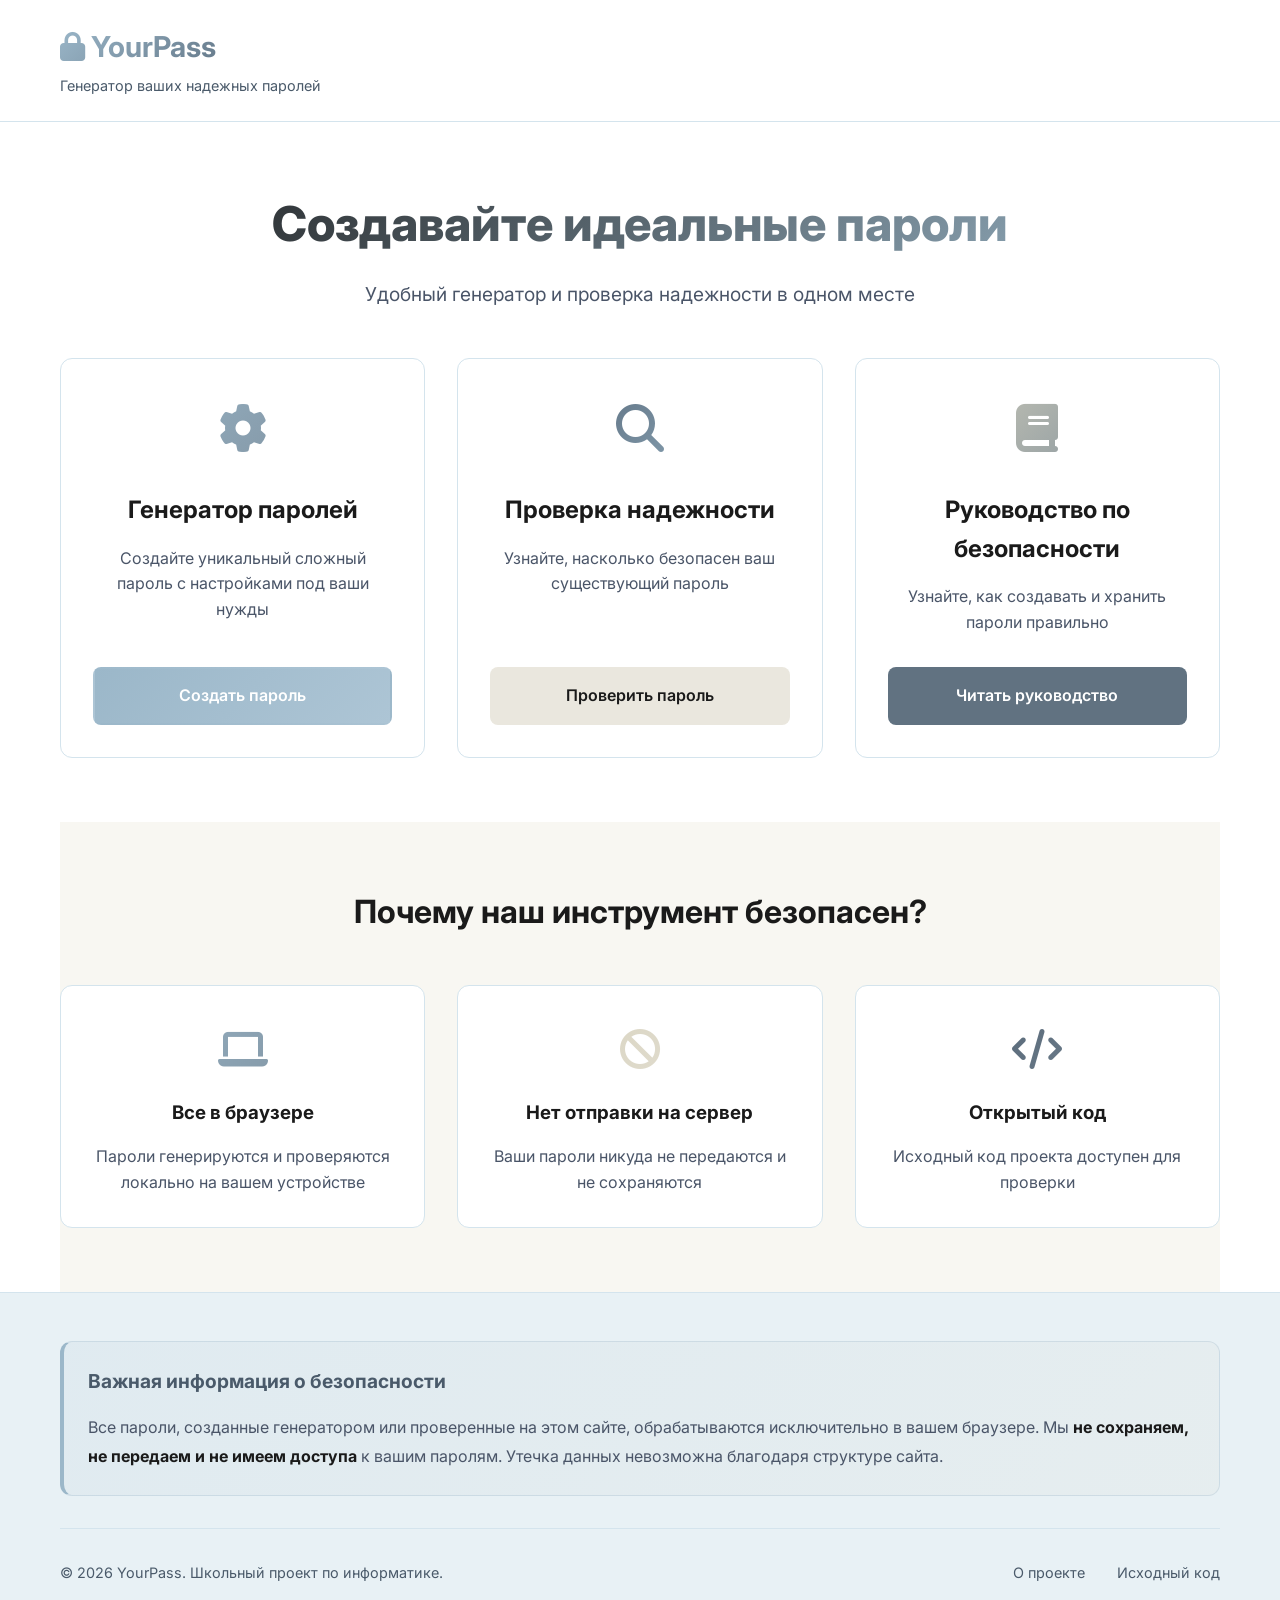
<file: index.html>
<!DOCTYPE html>
<html lang="ru">
<head>
    <meta charset="UTF-8">
    <meta name="viewport" content="width=device-width, initial-scale=1.0">
    <title>YourPass — Ваши надежные пароли</title>
    <link rel="stylesheet" href="css/index.css">
    <link rel="icon" type="image/x-icon" href="assets/lockkk.ico">
    <link rel="stylesheet" href="https://cdnjs.cloudflare.com/ajax/libs/font-awesome/6.4.0/css/all.min.css">
    <link href="https://fonts.googleapis.com/css2?family=Inter:wght@400;500;600;700&display=swap" rel="stylesheet">

</head>
<body>
    <header class="header"> 
        <div class="container"> 
            <div class="logo"> 
                <h1><i class="fas fa-lock"></i> YourPass</h1> 
                <div class="tagline">Генератор ваших надежных паролей</div> 
    </header> 

    <main class="main">
        <div class="container">
            <section class="hero">
                <h2 class="hero-title">Создавайте идеальные пароли</h2>
                <p class="hero-subtitle">Удобный генератор и проверка надежности в одном месте</p>
                
                <div class="action-cards">
                    <div class="card card-generator">
                        <div class="card-icon"><i class="fas fa-cog"></i></div>
                        <h3 class="card-title">Генератор паролей</h3>
                        <p class="card-description">Создайте уникальный сложный пароль с настройками под ваши нужды</p>
                        <a href="generator.html" class="btn btn-primary">Создать пароль</a>
                    </div>
                    
                    <div class="card card-checker">
                        <div class="card-icon"><i class="fas fa-search"></i></div>
                        <h3 class="card-title">Проверка надежности</h3>
                        <p class="card-description">Узнайте, насколько безопасен ваш существующий пароль</p>
                        <a href="checker.html" class="btn btn-secondary">Проверить пароль</a>
                    </div>
                    
                    <div class="card card-guide">
                        <div class="card-icon"><i class="fas fa-book"></i></div>
                        <h3 class="card-title">Руководство по безопасности</h3>
                        <p class="card-description">Узнайте, как создавать и хранить пароли правильно</p>
                        <a href="guide.html" class="btn btn-outline">Читать руководство</a>
                    </div>
                </div>
            </section>

            <section class="features">
                <h2 class="section-title">Почему наш инструмент безопасен?</h2>
                <div class="features-grid">
                    <div class="feature">
                        <div class="feature-icon"><i class="fas fa-laptop"></i></div>
                        <h3>Все в браузере</h3>
                        <p>Пароли генерируются и проверяются локально на вашем устройстве</p>
                    </div>
                    <div class="feature">
                        <div class="feature-icon"><i class="fas fa-ban"></i></div>
                        <h3>Нет отправки на сервер</h3>
                        <p>Ваши пароли никуда не передаются и не сохраняются</p>
                    </div>
                    <div class="feature">
                        <div class="feature-icon"><i class="fas fa-code"></i></div>
                        <h3>Открытый код</h3>
                        <p>Исходный код проекта доступен для проверки</p>
                    </div>
                </div>
            </section>
        </div>
    </main>

    <footer class="footer">
        <div class="container">
            <div class="disclaimer">
                <h3>Важная информация о безопасности</h3>
                <p>Все пароли, созданные генератором или проверенные на этом сайте, обрабатываются исключительно в вашем браузере. Мы <strong>не сохраняем, не передаем и не имеем доступа</strong> к вашим паролям. Утечка данных невозможна благодаря структуре сайта.</p>
            </div>
            
            <div class="footer-info">
                <div class="copyright">
                    <p>© 2026 YourPass. Школьный проект по информатике.</p>
                </div>
                <div class="footer-links">
                    <a href="assets/about.pdf">О проекте</a>
                    <a href="https://github.com/cotranss/YourPass" target="_blank">Исходный код</a>
                </div>
            </div>
        </div>
    </footer>

</body>
</html>
</file>
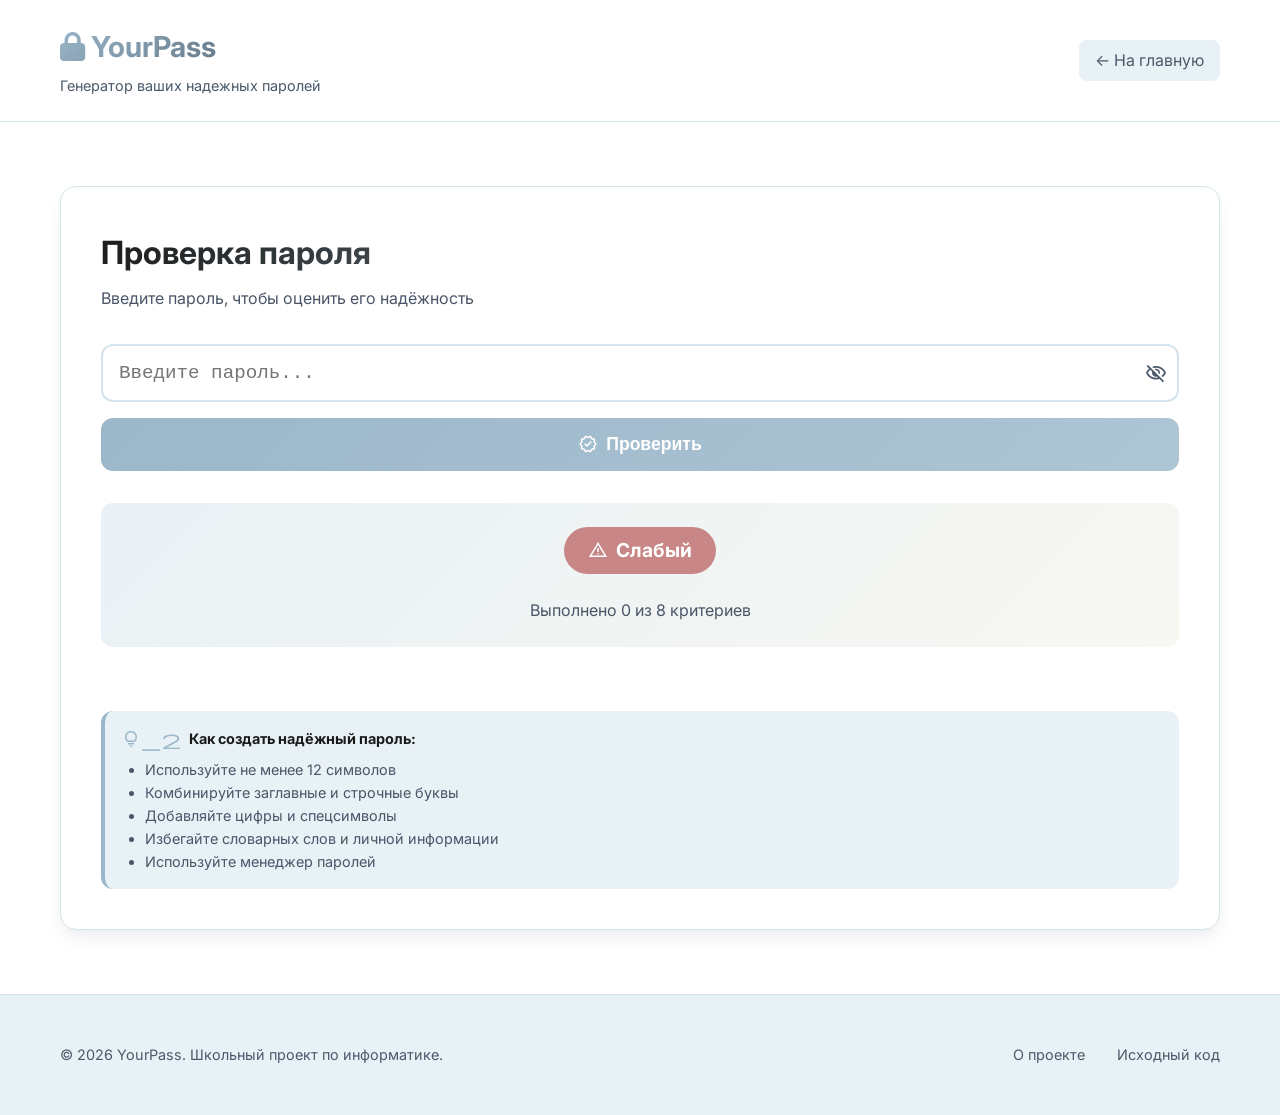
<file: checker.html>
<!DOCTYPE html>
<html lang="ru">
<head>
    <meta charset="UTF-8">
    <meta name="viewport" content="width=device-width, initial-scale=1.0">
    <title>YourPass — Проверка пароля</title>
    <script src="js/checker.js"></script>
    <link rel="icon" type="image/x-icon" href="assets/lockkk.ico">
    <link href="https://fonts.googleapis.com/css2?family=Inter:wght@400;500;600;700&display=swap" rel="stylesheet">
    <link href="https://fonts.googleapis.com/css2?family=Material+Symbols+Outlined" rel="stylesheet">
    <link rel="stylesheet" href="https://cdnjs.cloudflare.com/ajax/libs/font-awesome/6.4.0/css/all.min.css">
    <link rel="stylesheet" href="css/checker.css">
</head>
<body>
    <header class="header">
        <div class="container">
            <div class="logo">
                <h1><i class="fas fa-lock"></i> YourPass</h1>
                <div class="tagline">Генератор ваших надежных паролей</div>
            </div>
            <a href="index.html" class="to-main">← На главную</a>
        </div>
    </header>

    <main class="main">
        <div class="container">
            <div class="checker-card">
                <h1 class="checker-title">Проверка пароля</h1>
                <p class="checker-subtitle">Введите пароль, чтобы оценить его надёжность</p>

                <div class="input-area">
                    <div class="password-field-wrapper">
                        <input type="password" id="passwordInput" class="password-input" placeholder="Введите пароль...">
                        <button type="button" class="toggle-password" id="togglePassword">
                            <span class="material-symbols-outlined">visibility_off</span>
                        </button>
                    </div>
                    <button class="check-btn" id="checkBtn">
                        <span class="material-symbols-outlined">verified</span>
                        Проверить
                    </button>
                </div>

                <div class="result-card" id="resultCard">
                    <div id="strengthBadge" class="strength-badge strength-weak">
                        <span class="material-symbols-outlined">warning</span> Слабый
                    </div>
                    <div class="score-text" id="scoreText">Выполнено 0 из 8 критериев</div>
                </div>

                <div class="criteria-list" id="criteriaList"></div>

                <div class="tips" id="tips">
                    <h4><span class="material-symbols-outlined">lightbulb_2</span> Как создать надёжный пароль:</h4>
                    <ul>
                        <li>Используйте не менее 12 символов</li>
                        <li>Комбинируйте заглавные и строчные буквы</li>
                        <li>Добавляйте цифры и спецсимволы</li>
                        <li>Избегайте словарных слов и личной информации</li>
                        <li>Используйте менеджер паролей</li>
                    </ul>
                </div>
            </div>
        </div>
    </main>

    <footer class="footer">
        <div class="container">
            <div class="footer-info">
                <div class="copyright">
                    <p>© 2026 YourPass. Школьный проект по информатике.</p>
                </div>
                <div class="footer-links">
                    <a href="assets/about.pdf">О проекте</a>
                    <a href="https://github.com/cotranss/YourPass" target="_blank">Исходный код</a>
                </div>
            </div>
        </div>
    </footer>
</body>
</html>
</file>
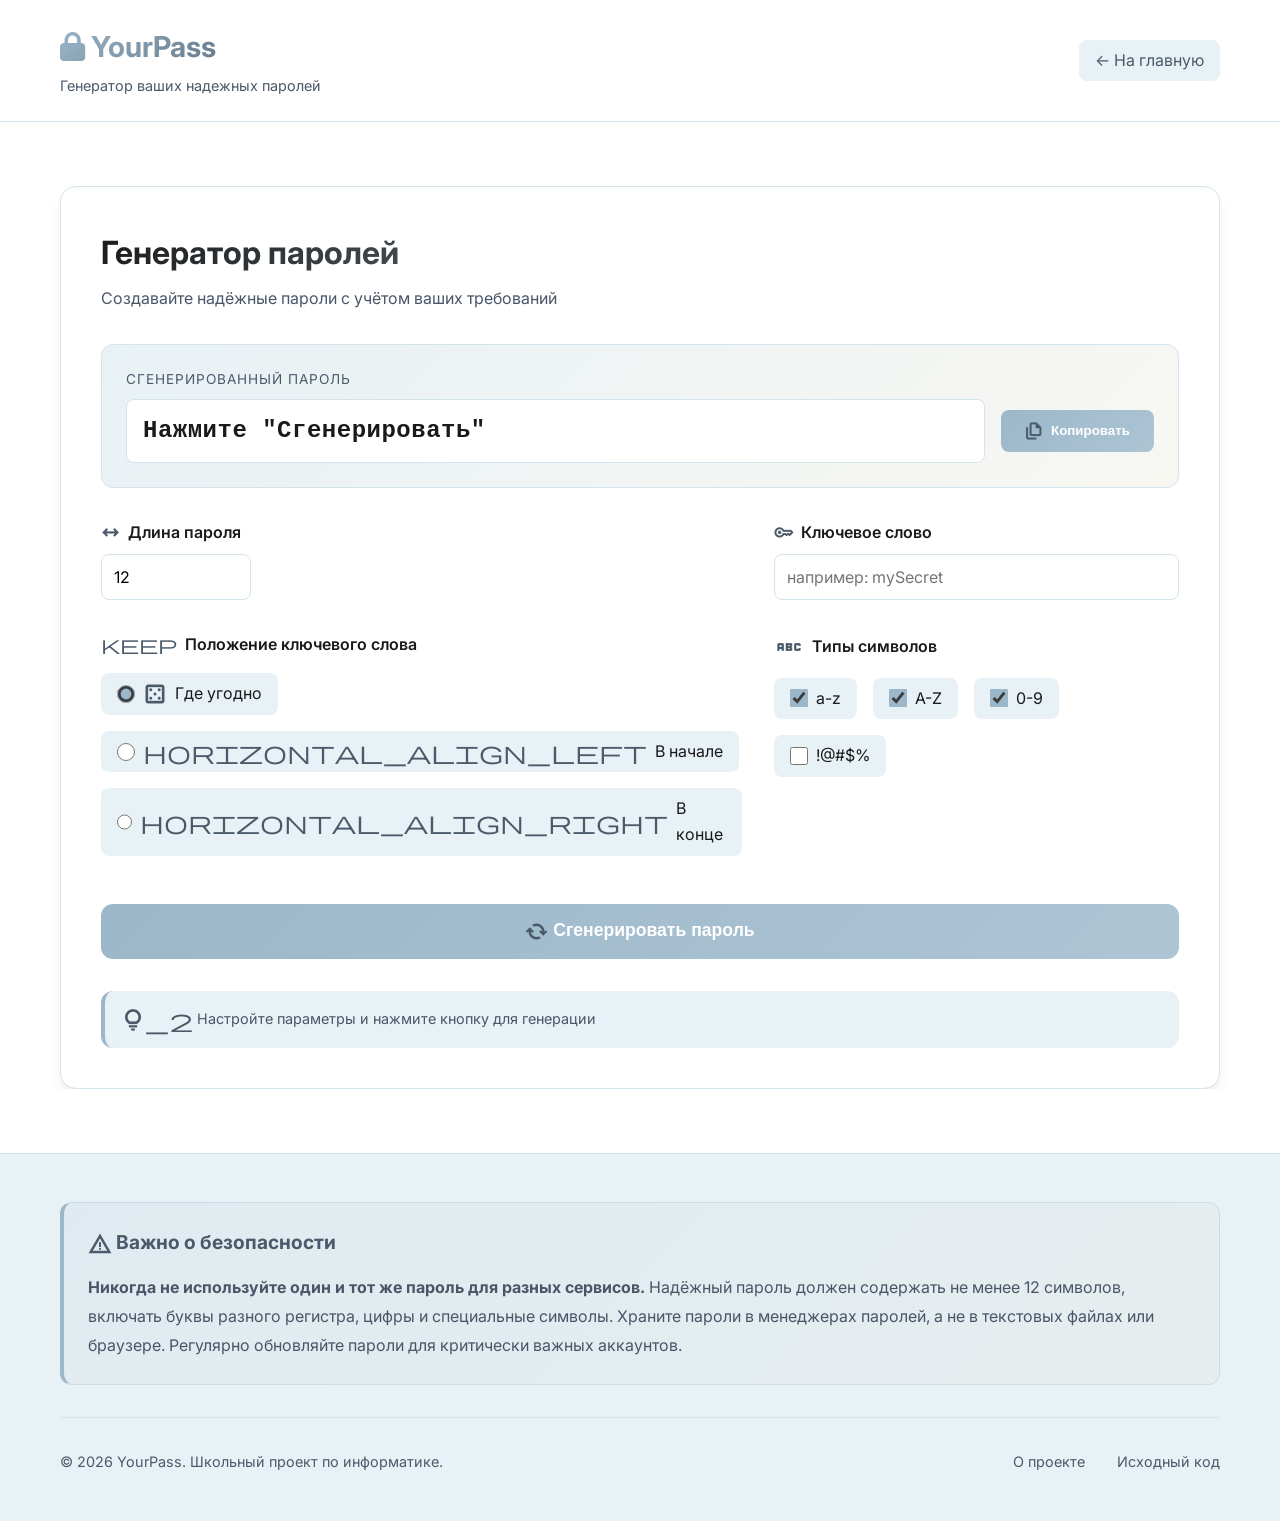
<file: generator.html>
<!DOCTYPE html>
<html lang="en">
<head>
    <meta charset="UTF-8">
    <meta name="viewport" content="width=device-width, initial-scale=1.0">
    <script src="js/generator.js" defer></script>
    <title>YourPass — Генератор паролей</title> 
    <link rel="icon" type="image/x-icon" href="assets/lockkk.ico">
    <link href="https://fonts.googleapis.com/css2?family=Inter:wght@400;500;600;700&display=swap" rel="stylesheet">
    <link href="https://fonts.googleapis.com/css2?family=Material+Symbols+Outlined" rel="stylesheet"> 
    <link rel="stylesheet" href="https://cdnjs.cloudflare.com/ajax/libs/font-awesome/6.4.0/css/all.min.css">
    <link rel="stylesheet" href="css/generator.css"> 

</head> 

<body> 
   
    <!-- ШАПКА --> 
    <header class="header"> 
        <div class="container"> 
            <div class="logo"> 
                <h1><i class="fas fa-lock"></i> YourPass</h1> 
                <div class="tagline">Генератор ваших надежных паролей</div> 
            </div> 
            <a href=index.html class="to-main">← На главную</a> 
        </div> 
    </header> 

    <!-- ОСНОВНОЙ БЛОК --> 
    <section class="generator-section"> 

        <div class="container"> 

            <div class="generator-card"> 
                <h1 class="generator-title">Генератор паролей</h1> 
                <p class="generator-subtitle">Создавайте надёжные пароли с учётом ваших требований</p> 

                <!-- Результат --> 
                <div class="result-area"> 
                    <div class="password-label">Сгенерированный пароль</div> 
                    <div class="password-wrapper"> 
                        <div class="password-display" id="password">Нажмите "Сгенерировать"</div> 
                        <button class="copy-btn">
                        <span class="material-symbols-outlined" style="font-size: 18px;">file_copy</span>
                        Копировать</button> 
                    </div> 
                </div> 

                <!-- Настройки --> 
                <div class="settings-grid"> 

                    <div class="setting-group"> 
                        <label class="setting-label"> 
                            <span class="material-symbols-outlined">arrow_range</span> Длина пароля 
                        </label> 
                        <input type="number" id="length" value="12" min="6" max="50" step="1"> 
                    </div> 

                    <div class="setting-group"> 
                        <label class="setting-label"> 
                            <span class="material-symbols-outlined">key</span> Ключевое слово 
                        </label> 
                        <input type="text" id="keyword" placeholder="например: mySecret"> 
                    </div> 

                    <div class="setting-group"> 

                        <label class="setting-label"> 
                            <span class="material-symbols-outlined">keep</span> Положение ключевого слова 
                        </label> 

                        <div class="radio-group"> 
                            <label class="radio-label"> 
                                <input type="radio" name="keywordPosition" value="random" checked>
                                <span class="material-symbols-outlined">casino</span>
                                Где угодно 
                            </label> 

                            <label class="radio-label"> 
                                <input type="radio" name="keywordPosition" value="start">
                                <span class="material-symbols-outlined">horizontal_align_left</span>
                                В начале 
                            </label> 

                            <label class="radio-label"> 
                                <input type="radio" name="keywordPosition" value="end">
                                <span class="material-symbols-outlined">horizontal_align_right</span>
                                В конце 
                            </label> 
                        </div> 
                    </div> 

                    <div class="setting-group"> 
                        <label class="setting-label"> 
                            <span class="material-symbols-outlined" style="font-size: 30px;">abc</span> Типы символов 
                        </label> 

                        <div class="checkbox-group"> 
                            <label class="checkbox-label">
                                <input type="checkbox" id="lowercase" checked> a-z 
                            </label> 
                            <label class="checkbox-label"> 
                                <input type="checkbox" id="uppercase" checked> A-Z 
                            </label> 
                            <label class="checkbox-label"> 
                                <input type="checkbox" id="numbers" checked> 0-9 
                            </label> 
                            <label class="checkbox-label"> 
                                <input type="checkbox" id="symbols"> !@#$% 
                            </label> 
                        </div> 
                    </div> 
                </div> 

                <button class="generate-btn">
                <span class="material-symbols-outlined" style="font-size: 23px;">cached</span>
                Сгенерировать пароль</button> 

                <div class="info-panel" id="info"> 
                    <span class="material-symbols-outlined">lightbulb_2</span> Настройте параметры и нажмите кнопку для генерации 
                </div> 
            </div> 
        </div> 
    </section> 
 
    <!-- ПОДВАЛ --> 
    <footer class="footer"> 
        <div class="container"> 
            <div class="disclaimer"> 
                <h3><span class="material-symbols-outlined" style="font-family: 20px;">warning</span> Важно о безопасности</h3> 
                <p>
                    <strong>Никогда не используйте один и тот же пароль для разных сервисов.</strong>  
                    Надёжный пароль должен содержать не менее 12 символов, включать буквы разного регистра,  
                    цифры и специальные символы. Храните пароли в менеджерах паролей, а не в текстовых файлах  
                    или браузере. Регулярно обновляйте пароли для критически важных аккаунтов. 
                </p> 
            </div> 

            <div class="footer-info"> 
                <div class="copyright"> 
                    <p>© 2026 YourPass. Школьный проект по информатике.</p> 
                </div> 
                <div class="footer-links"> 
                    <a href="assets/about.pdf">О проекте</a> 
                    <a href="https://github.com/cotranss/YourPass" target="_blank">Исходный код</a>
                </div> 
            </div> 
        </div> 

    </footer> 
</body> 
</html>
</file>
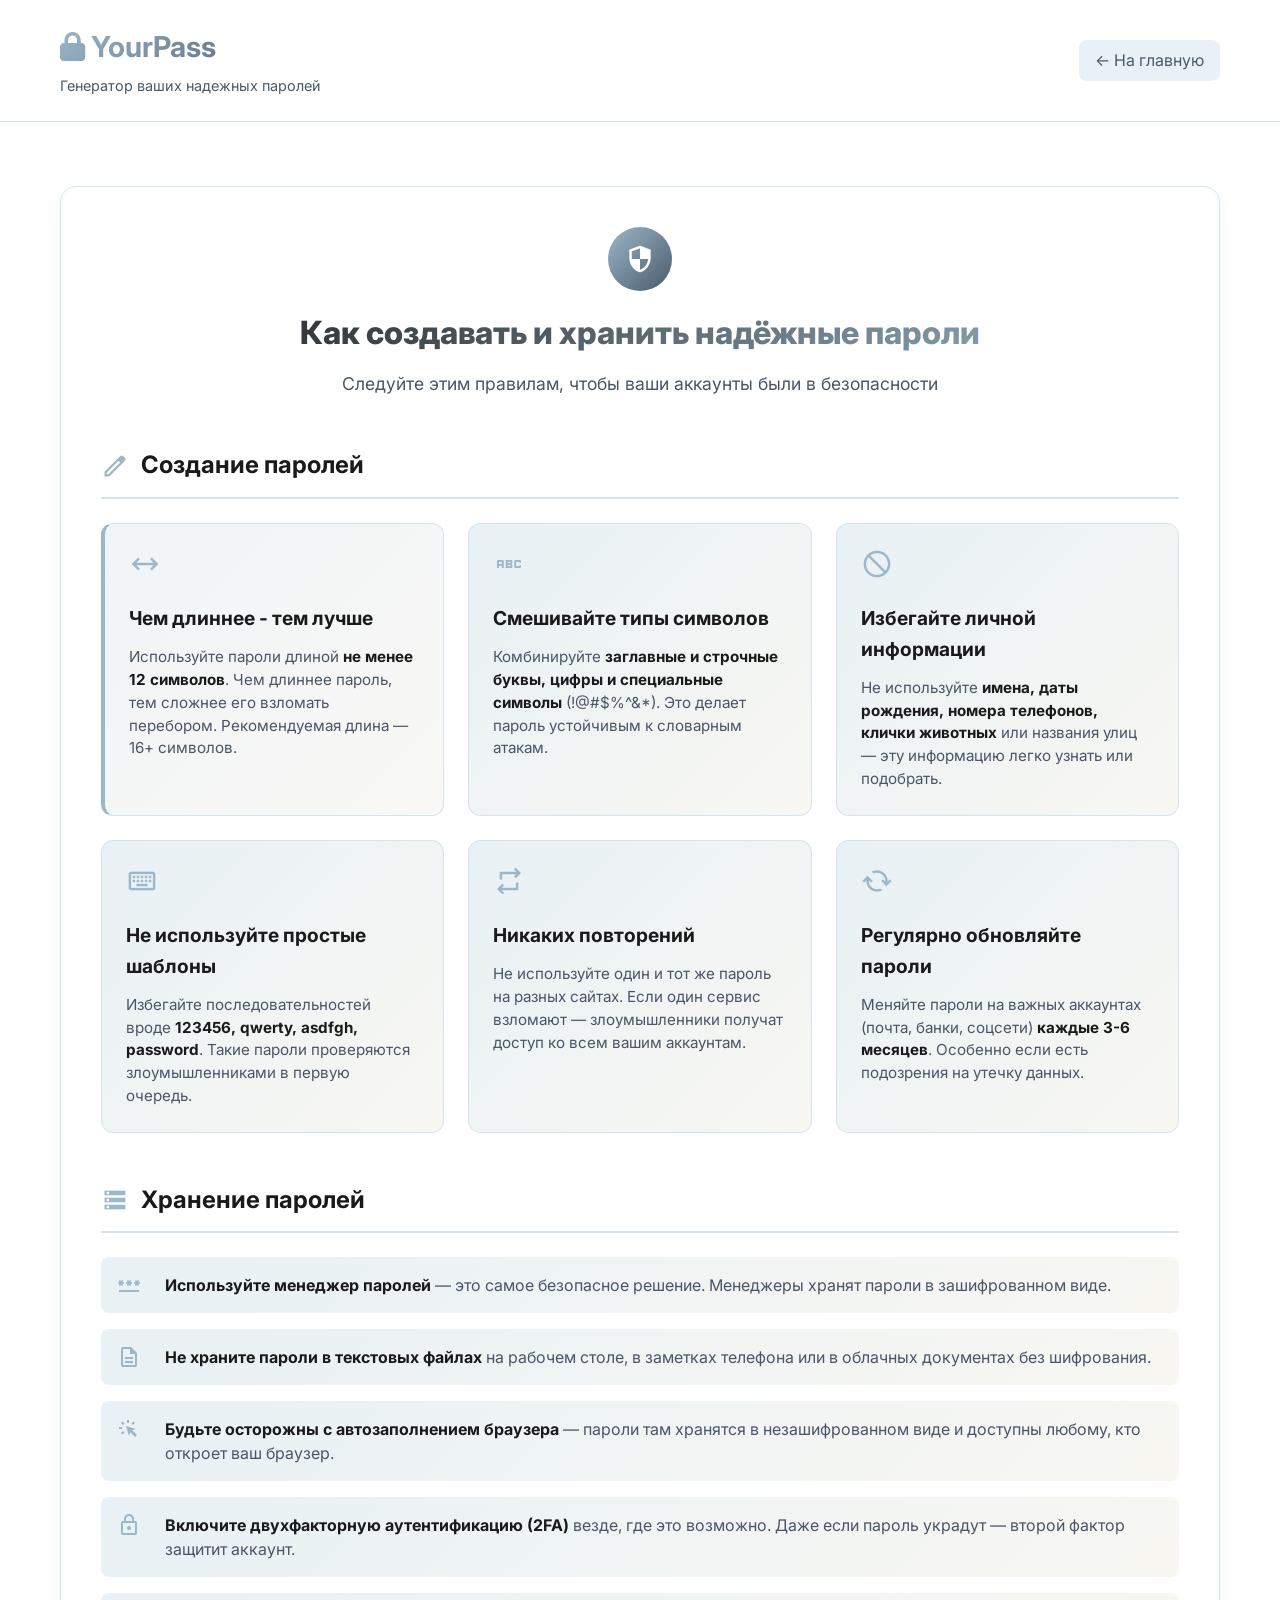
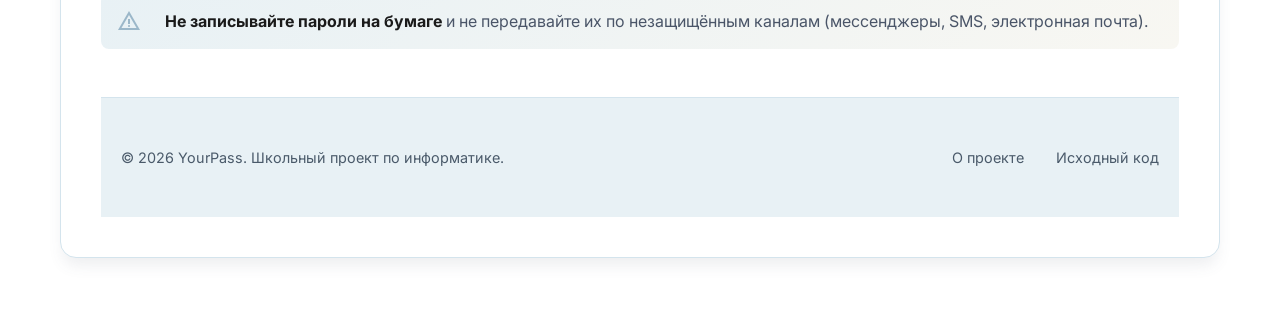
<file: guide.html>
<!DOCTYPE html>
<html lang="ru">
<head>
    <meta charset="UTF-8">
    <meta name="viewport" content="width=device-width, initial-scale=1.0">
    <title>YourPass — Руководство по безопасности паролей</title>
    <link rel="icon" type="image/x-icon" href="assets/lockkk.ico">
    <link href="https://fonts.googleapis.com/css2?family=Inter:wght@400;500;600;700&display=swap" rel="stylesheet">
    <link href="https://fonts.googleapis.com/css2?family=Material+Symbols+Outlined" rel="stylesheet">
    <link rel="stylesheet" href="https://cdnjs.cloudflare.com/ajax/libs/font-awesome/6.4.0/css/all.min.css">
    <link rel="stylesheet" href="css/guide.css">
</head>
<body>
    <header class="header">
        <div class="container">
            <div class="logo">
                <h1><i class="fas fa-lock"></i> YourPass</h1>
                <div class="tagline">Генератор ваших надежных паролей</div>
            </div>
            <a href="index.html" class="to-main">← На главную</a>
        </div>
    </header>

    <main class="main">
        <div class="container">
            <div class="guide-card">
                <div class="guide-header">
                    <span class="guide-icon"><span class="material-symbols-outlined">security</span></span>
                    <h1 class="guide-title">Как создавать и хранить надёжные пароли</h1>
                    <p class="guide-subtitle">Следуйте этим правилам, чтобы ваши аккаунты были в безопасности</p>
                </div>

                <div class="guide-section">
                    <h2 class="section-title"><span class="material-symbols-outlined">create</span> Создание паролей</h2>
                    <div class="rules-grid">
                        <div class="rule-card rule-important">
                            <div class="rule-icon"><span class="material-symbols-outlined">arrow_range</span></div>
                            <h3>Чем длиннее - тем лучше</h3>
                            <p>Используйте пароли длиной <strong>не менее 12 символов</strong>. Чем длиннее пароль, тем сложнее его взломать перебором. Рекомендуемая длина — 16+ символов.</p>
                        </div>
                        <div class="rule-card">
                            <div class="rule-icon"><span class="material-symbols-outlined">abc</span></div>
                            <h3>Смешивайте типы символов</h3>
                            <p>Комбинируйте <strong>заглавные и строчные буквы, цифры и специальные символы</strong> (!@#$%^&*). Это делает пароль устойчивым к словарным атакам.</p>
                        </div>
                        <div class="rule-card">
                            <div class="rule-icon"><span class="material-symbols-outlined">block</span></div>
                            <h3>Избегайте личной информации</h3>
                            <p>Не используйте <strong>имена, даты рождения, номера телефонов, клички животных</strong> или названия улиц — эту информацию легко узнать или подобрать.</p>
                        </div>
                        <div class="rule-card">
                            <div class="rule-icon"><span class="material-symbols-outlined">keyboard</span></div>
                            <h3>Не используйте простые шаблоны</h3>
                            <p>Избегайте последовательностей вроде <strong>123456, qwerty, asdfgh, password</strong>. Такие пароли проверяются злоумышленниками в первую очередь.</p>
                        </div>
                        <div class="rule-card">
                            <div class="rule-icon"><span class="material-symbols-outlined">repeat</span></div>
                            <h3>Никаких повторений</h3>
                            <p>Не используйте один и тот же пароль на разных сайтах. Если один сервис взломают — злоумышленники получат доступ ко всем вашим аккаунтам.</p>
                        </div>
                        <div class="rule-card">
                            <div class="rule-icon"><span class="material-symbols-outlined">cached</span></div>
                            <h3>Регулярно обновляйте пароли</h3>
                            <p>Меняйте пароли на важных аккаунтах (почта, банки, соцсети) <strong>каждые 3-6 месяцев</strong>. Особенно если есть подозрения на утечку данных.</p>
                        </div>
                    </div>
                </div>

                <div class="guide-section">
                    <h2 class="section-title"><span class="material-symbols-outlined">storage</span> Хранение паролей</h2>
                    <div class="tips-list">
                        <div class="tip-item">
                            <span class="material-symbols-outlined">password</span>
                            <div><strong>Используйте менеджер паролей</strong> — это самое безопасное решение. Менеджеры хранят пароли в зашифрованном виде.</div>
                        </div>
                        <div class="tip-item">
                            <span class="material-symbols-outlined">description</span>
                            <div><strong>Не храните пароли в текстовых файлах</strong> на рабочем столе, в заметках телефона или в облачных документах без шифрования.</div>
                        </div>
                        <div class="tip-item">
                            <span class="material-symbols-outlined">web_traffic</span>
                            <div><strong>Будьте осторожны с автозаполнением браузера</strong> — пароли там хранятся в незашифрованном виде и доступны любому, кто откроет ваш браузер.</div>
                        </div>
                        <div class="tip-item">
                            <span class="material-symbols-outlined">lock</span>
                            <div><strong>Включите двухфакторную аутентификацию (2FA)</strong> везде, где это возможно. Даже если пароль украдут — второй фактор защитит аккаунт.</div>
                        </div>
                        <div class="tip-item">
                            <span class="material-symbols-outlined">warning</span>
                            <div><strong>Не записывайте пароли на бумаге</strong> и не передавайте их по незащищённым каналам (мессенджеры, SMS, электронная почта).</div>
                        </div>
                    </div>
                </div>
    <footer class="footer">
        <div class="container">
            <div class="footer-info">
                <div class="copyright">
                    <p>© 2026 YourPass. Школьный проект по информатике.</p>
                </div>
                <div class="footer-links">
                    <a href="assets/about.pdf">О проекте</a>
                    <a href="https://github.com/cotranss/YourPass" target="_blank" rel="noopener noreferrer">Исходный код</a>
                </div>
            </div>
        </div>
    </footer>
</body>
</html>
</file>
<file: css/index.css>
* {
    margin: 0;
    padding: 0;
    box-sizing: border-box;
}

/* ===== ЦВЕТА ===== */
:root {
    
    --ice-blue: #e8f1f5;
    --frost-blue: #d4e4ed;
    --deep-ice: #9bb7c9;
    --arctic-grey: #7a8b99;        
    --slate-grey: #4a5a6a;
    
    
    --cream: #f8f7f2;
    --warm-beige: #D6D1BC;
    --sand: #e5e1d6;   
    
    
    --bg-primary: #ffffff;
    --bg-secondary: var(--ice-blue);
    --bg-tertiary: var(--cream);
    --card-bg: #ffffff;
    
    
    --text-primary: #1a1a1a;
    --text-secondary: #4a5568;
    --text-tertiary: var(--slate-grey);
    --text-light: var(--arctic-grey);
    
    
    --border-color: var(--frost-blue);
    --border-hover: var(--deep-ice);
    --border-focus: var(--deep-ice);
    
    
    --primary-color: var(--deep-ice);
    --primary-light: #adc5d5;
    --secondary-color: var(--warm-beige);
    --accent-color: var(--slate-grey);
    
    
    --success-color: #7a9c7e;
    --warning-color: #c9a86a;
    --danger-color: #c98686;
    --info-color: var(--deep-ice);
    
    
    --shadow-sm: 0 1px 2px 0 rgba(74, 90, 106, 0.05);
    --shadow: 0 4px 6px -1px rgba(74, 90, 106, 0.08), 
               0 2px 4px -1px rgba(74, 90, 106, 0.04);
    --shadow-md: 0 10px 15px -3px rgba(74, 90, 106, 0.1), 
                 0 4px 6px -2px rgba(74, 90, 106, 0.05);
    --shadow-lg: 0 20px 25px -5px rgba(74, 90, 106, 0.1), 
                 0 10px 10px -5px rgba(74, 90, 106, 0.04);
    --shadow-hover: 0 25px 50px -12px rgba(155, 183, 201, 0.15);
    
    /* Скругления */
    --radius-sm: 8px;
    --radius: 12px;
    --radius-lg: 16px;
    --radius-xl: 24px;
    
    /* Анимации */
    --transition-fast: 150ms ease;
    --transition: 300ms ease;
}

/* ===== ОСНОВНЫЕ СТИЛИ ===== */
body {
    font-family: 'Inter', -apple-system, BlinkMacSystemFont, 'Segoe UI', Roboto, sans-serif;
    background-color: var(--bg-primary);
    color: var(--text-primary);
    line-height: 1.6;
    font-size: 16px;
    min-height: 100vh;
    display: flex;
    flex-direction: column;
}

.container {
    width: 100%;
    max-width: 1200px;
    margin: 0 auto;
    padding: 0 20px;
}

/* ===== ШАПКА ===== */
.header { 
    background-color: var(--bg-primary); 
    border-bottom: 1px solid var(--border-color); 
    padding: 1.5rem 0; 
    position: sticky; 
    top: 0; 
    z-index: 100; 
    backdrop-filter: blur(10px); 
    background-color: rgba(255, 255, 255, 0.95); 
} 

.header .container { 
    display: flex; 
    justify-content: space-between; 
    align-items: center; 
} 

.logo h1 {
    font-size: 1.8rem;
    font-weight: 700;
    background: linear-gradient(135deg, var(--deep-ice), var(--slate-grey));
    -webkit-background-clip: text;
    -webkit-text-fill-color: transparent;
    background-clip: text;
    margin-bottom: 0.25rem;
}

.tagline {
    color: var(--text-tertiary);
    font-size: 0.9rem;
}

/* ===== ГЕРОЙ-СЕКЦИЯ ===== */
.hero {
    text-align: center;
    padding: 4rem 0;
}

.hero-title {
    font-size: 3rem;
    font-weight: 800;
    margin-bottom: 1rem;
    background: linear-gradient(135deg, var(--text-primary), var(--deep-ice));
    -webkit-background-clip: text;
    -webkit-text-fill-color: transparent;
    background-clip: text;
}

.hero-subtitle {
    font-size: 1.2rem;
    color: var(--text-secondary);
    margin-bottom: 3rem;
    max-width: 600px;
    margin-left: auto;
    margin-right: auto;
}

/* ===== КАРТОЧКИ ДЕЙСТВИЙ ===== */
.action-cards {
    display: grid;
    grid-template-columns: repeat(3, 1fr); /* Фиксировано 3 колонки */
    gap: 2rem;
    margin-top: 3rem;
}

.card {
    background-color: var(--card-bg);
    border: 1px solid var(--border-color);
    border-radius: var(--radius);
    padding: 2rem;
    text-align: center;
    transition: all var(--transition);
    display: flex;
    flex-direction: column;
    height: 100%;
}

.card:hover {
    transform: translateY(-10px);
    box-shadow: var(--shadow-lg);
    border-color: var(--deep-ice);
}

.card-icon {
    font-size: 3rem;
    margin-bottom: 1.5rem;
}

.card-generator .card-icon {
    background: linear-gradient(135deg, var(--deep-ice), var(--arctic-grey));
    -webkit-background-clip: text;
    -webkit-text-fill-color: transparent;
    background-clip: text;
}

.card-checker .card-icon {
    background: linear-gradient(135deg, var(--slate-grey), var(--deep-ice));
    -webkit-background-clip: text;
    -webkit-text-fill-color: transparent;
    background-clip: text;
}

.card-guide .card-icon {
    background: linear-gradient(135deg, var(--warm-beige), var(--arctic-grey));
    -webkit-background-clip: text;
    -webkit-text-fill-color: transparent;
    background-clip: text;
}

.card-title {
    font-size: 1.5rem;
    margin-bottom: 1rem;
    color: var(--text-primary);
}

.card-description {
    color: var(--text-secondary);
    margin-bottom: 2rem;
    flex-grow: 1;
}

/* ===== КНОПКИ ===== */
.btn {
    display: inline-block;
    padding: 0.875rem 2rem;
    border-radius: var(--radius-sm);
    text-decoration: none;
    font-weight: 600;
    font-size: 1rem;
    transition: all var(--transition);
    border: 2px solid transparent;
    cursor: pointer;
    text-align: center;
}

.btn-primary {
    background: linear-gradient(135deg, var(--deep-ice), var(--primary-light));
    color: white;
}

.btn-primary:hover {
    background: linear-gradient(135deg, #7da6c1, var(--deep-ice));
    color: #000000;
    transform: scale(1.05);
}

.btn-secondary {
    background-color: #eae7de;
    color: var(--text-primary);
}

.btn-secondary:hover {
    background:#bbb9b0;
    color: white;
    transform: scale(1.05);
}

.btn-outline {
    background-color: #617281;
    color: white;
}

.btn-outline:hover {
    background-color: #b5cbde;
    color: black;
    transform: scale(1.05);
}

/* ===== СЕКЦИЯ ОСОБЕННОСТЕЙ ===== */
.features {
    padding: 4rem 0;
    background-color: var(--bg-tertiary);
}

.section-title {
    text-align: center;
    font-size: 2rem;
    margin-bottom: 3rem;
    color: var(--text-primary);
}

.features-grid {
    display: grid;
    grid-template-columns: repeat(3, 1fr); /* 3 колонки */
    gap: 2rem;
}

.feature {
    background-color: var(--card-bg);
    padding: 2rem;
    border-radius: var(--radius);
    text-align: center;
    border: 1px solid var(--border-color);
}

.feature-icon {
    font-size: 2.5rem;
    margin-bottom: 1rem;
}

.feature:nth-child(1) .feature-icon {
    background: linear-gradient(135deg, var(--deep-ice), var(--arctic-grey));
    -webkit-background-clip: text;
    -webkit-text-fill-color: transparent;
    background-clip: text;
}

.feature:nth-child(2) .feature-icon {
    background: linear-gradient(135deg, var(--warm-beige), var(--sand));
    -webkit-background-clip: text;
    -webkit-text-fill-color: transparent;
    background-clip: text;
}

.feature:nth-child(3) .feature-icon {
    background: linear-gradient(135deg, var(--slate-grey), var(--arctic-grey));
    -webkit-background-clip: text;
    -webkit-text-fill-color: transparent;
    background-clip: text;
}

.feature h3 {
    margin-bottom: 1rem;
    color: var(--text-primary);
}

.feature p {
    color: var(--text-secondary);
}

/* ===== ПОДВАЛ ===== */
.footer {
    margin-top: auto;
    background-color: var(--bg-secondary);
    border-top: 1px solid var(--border-color);
    padding: 3rem 0;
}

.disclaimer {
    background: linear-gradient(135deg, 
        rgba(155, 183, 201, 0.1), 
        rgba(214, 209, 188, 0.1));
    border: 1px solid rgba(155, 183, 201, 0.3);
    border-radius: var(--radius);
    padding: 1.5rem;
    margin-bottom: 2rem;
    border-left: 4px solid var(--deep-ice);
}

.disclaimer h3 {
    color: var(--slate-grey);
    margin-bottom: 1rem;
    font-size: 1.2rem;
}

.disclaimer p {
    color: var(--text-secondary);
    line-height: 1.8;
}

.disclaimer strong {
    color: var(--text-primary);
}

.footer-info {
    display: flex;
    justify-content: space-between;
    align-items: center;
    padding-top: 2rem;
    border-top: 1px solid var(--border-color);
    flex-wrap: wrap;
    gap: 1rem;
}

.copyright p {
    color: var(--text-tertiary);
    font-size: 0.9rem;
}

.footer-links {
    display: flex;
    gap: 2rem;
}

.footer-links a {
    color: var(--text-tertiary);
    text-decoration: none;
    font-size: 0.9rem;
    transition: color var(--transition);
}

.footer-links a:hover {
    color: var(--text-primary);
}

/* ===== АДАПТИВНОСТЬ ===== */
@media (max-width: 1024px) {   /* планшеы */
    .action-cards {
        grid-template-columns: repeat(1, 1fr);
    }
        .features-grid {
            grid-template-columns: repeat(3, 3fr);
    }
}

@media (max-width: 768px) {   /* телефоны */
    .hero-title {
        font-size: 2rem;
    }
    .action-cards,.features-grid {
        grid-template-columns: 1fr;
    }   
    .header .container { 
        flex-direction: column; 
        gap: 1rem;

    } 
    .footer-info {
        flex-direction: row;
    }
    .footer-links {
        flex-direction: column;
        gap: 1rem;
    }
}

/* ===== АНИМАЦИИ ===== */
@keyframes fadeInUp {
    from {
        opacity: 0;
        transform: translateY(20px);
    }
    to {
        opacity: 1;
        transform: translateY(0);
    }
}

.card {
    animation: fadeInUp 0.6s ease-out;
}

.card:nth-child(2) {
    animation-delay: 0.2s;
}

.card:nth-child(3) {
    animation-delay: 0.4s;
}
</file>
<file: css/checker.css>
* {
    margin: 0;
    padding: 0;
    box-sizing: border-box;
}
:root {
    --ice-blue: #e8f1f5;
    --frost-blue: #d4e4ed;
    --deep-ice: #9bb7c9;
    --arctic-grey: #7a8b99;
    --slate-grey: #4a5a6a;
    --cream: #f8f7f2;
    --warm-beige: #D6D1BC;
    --sand: #e5e1d6;
    --bg-primary: #ffffff;
    --bg-secondary: var(--ice-blue);
    --bg-tertiary: var(--cream);
    --card-bg: #ffffff;
    --text-primary: #1a1a1a;
    --text-secondary: #4a5568;
    --text-tertiary: var(--slate-grey);
    --border-color: var(--frost-blue);
    --border-hover: var(--deep-ice);
    --primary-color: var(--deep-ice);
    --primary-light: #adc5d5;
    --weak-color: #c98686;
    --medium-color: #c9a86a;
    --strong-color: #7a9c7e;
    --shadow-sm: 0 1px 2px 0 rgba(74, 90, 106, 0.05);
    --shadow: 0 4px 6px -1px rgba(74, 90, 106, 0.08);
    --shadow-md: 0 10px 15px -3px rgba(74, 90, 106, 0.1);
    --shadow-lg: 0 20px 25px -5px rgba(74, 90, 106, 0.1);
    --radius-sm: 8px;
    --radius: 12px;
    --radius-lg: 16px;
    --transition: 300ms ease;
}
body {
    font-family: 'Inter', -apple-system, BlinkMacSystemFont, 'Segoe UI', Roboto, sans-serif;
    background-color: var(--bg-primary);
    color: var(--text-primary);
    line-height: 1.6;
    font-size: 16px;
    min-height: 100vh;
    display: flex;
    flex-direction: column;
}
.container {
    width: 100%;
    max-width: 1200px;
    margin: 0 auto;
    padding: 0 20px;
}
.header {
    background-color: var(--bg-primary);
    border-bottom: 1px solid var(--border-color);
    padding: 1.5rem 0;
    position: sticky;
    top: 0;
    z-index: 100;
    backdrop-filter: blur(10px);
    background-color: rgba(255, 255, 255, 0.95);
}
.header .container {
    display: flex;
    justify-content: space-between;
    align-items: center;
}
.logo h1 {
    font-size: 1.8rem;
    font-weight: 700;
    background: linear-gradient(135deg, var(--deep-ice), var(--slate-grey));
    -webkit-background-clip: text;
    -webkit-text-fill-color: transparent;
    background-clip: text;
    margin-bottom: 0.25rem;
}
.tagline {
    color: var(--text-tertiary);
    font-size: 0.9rem;
}
.to-main {
    color: var(--text-tertiary);
    text-decoration: none;
    display: flex;
    align-items: center;
    gap: 0.5rem;
    transition: var(--transition);
    padding: 0.5rem 1rem;
    border-radius: var(--radius-sm);
    background-color: var(--bg-secondary);
}
.to-main:hover {
    color: var(--text-primary);
    background-color: var(--frost-blue);
}
.main {
    flex: 1;
    padding: 4rem 0;
}
.checker-card {
    background-color: var(--card-bg);
    border: 1px solid var(--border-color);
    border-radius: var(--radius-lg);
    padding: 2.5rem;
    box-shadow: var(--shadow-md);
    transition: var(--transition);
    animation: fadeInUp 0.6s ease-out;
}
.checker-card:hover {
    box-shadow: var(--shadow-lg);
}
.checker-title {
    font-size: 2rem;
    font-weight: 700;
    margin-bottom: 0.5rem;
    background: linear-gradient(135deg, var(--text-primary), var(--deep-ice));
    -webkit-background-clip: text;
    -webkit-text-fill-color: transparent;
    background-clip: text;
}
.checker-subtitle {
    color: var(--text-secondary);
    margin-bottom: 2rem;
}
.input-area {
    margin-bottom: 2rem;
}
.password-field-wrapper {
    position: relative;
    display: flex;
    align-items: center;
    margin-bottom: 1rem;
}
.password-input {
    width: 100%;
    padding: 1rem;
    padding-right: 3rem;
    font-size: 1.2rem;
    font-family: 'Courier New', monospace;
    border: 2px solid var(--border-color);
    border-radius: var(--radius);
    background-color: var(--bg-primary);
    transition: var(--transition);
}
.password-input:focus {
    outline: none;
    border-color: var(--deep-ice);
    box-shadow: 0 0 0 3px rgba(155, 183, 201, 0.2);
}
.toggle-password {
    position: absolute;
    right: 12px;
    background: none;
    border: none;
    cursor: pointer;
    display: flex;
    align-items: center;
    justify-content: center;
    color: var(--text-tertiary);
    transition: var(--transition);
    padding: 0;
}
.toggle-password:hover {
    color: var(--deep-ice);
}
.toggle-password .material-symbols-outlined {
    font-size: 22px;
}
.check-btn {
    display: inline-flex;
    align-items: center;
    justify-content: center;
    gap: 8px;
    width: 100%;
    padding: 1rem;
    background: linear-gradient(135deg, var(--deep-ice), var(--primary-light));
    color: white;
    border: none;
    border-radius: var(--radius);
    font-weight: 600;
    font-size: 1.1rem;
    cursor: pointer;
    transition: var(--transition);
}
.check-btn:hover {
    background: linear-gradient(135deg, #7da6c1, var(--deep-ice));
    color: #000000;
    transform: translateY(-2px);
}
.check-btn .material-symbols-outlined {
    font-size: 20px;
    display: inline-flex;
    align-items: center;
    line-height: 1;
}
.result-card {
    background: linear-gradient(135deg, var(--bg-secondary), var(--bg-tertiary));
    border-radius: var(--radius);
    padding: 1.5rem;
    margin-bottom: 2rem;
    text-align: center;
}
.strength-badge {
    display: inline-flex;
    align-items: center;
    gap: 8px;
    padding: 0.5rem 1.5rem;
    border-radius: 50px;
    font-weight: 700;
    font-size: 1.2rem;
    margin-bottom: 1rem;
}
.strength-badge .material-symbols-outlined {
    font-size: 20px;
}
.strength-weak {
    background-color: var(--weak-color);
    color: white;
}
.strength-medium {
    background-color: var(--medium-color);
    color: white;
}
.strength-strong {
    background-color: var(--strong-color);
    color: white;
}
.score-text {
    font-size: 1rem;
    color: var(--text-secondary);
    margin-top: 0.5rem;
}
.criteria-list {
    display: flex;
    flex-direction: column;
    gap: 0.75rem;
    margin-bottom: 2rem;
}
.criterion {
    display: flex;
    align-items: center;
    gap: 1rem;
    padding: 1rem;
    background-color: var(--bg-secondary);
    border-radius: var(--radius-sm);
    transition: var(--transition);
}
.criterion-icon {
    min-width: 32px;
    text-align: center;
    display: flex;
    align-items: center;
    justify-content: center;
}
.criterion-icon .material-symbols-outlined {
    font-size: 24px;
}
.criterion-icon.pass .material-symbols-outlined {
    color: var(--strong-color);
}
.criterion-icon.fail .material-symbols-outlined {
    color: var(--weak-color);
}
.criterion-text {
    flex: 1;
    font-weight: 500;
}
.criterion-desc {
    font-size: 0.85rem;
    color: var(--text-tertiary);
}
.criterion-status {
    font-size: 0.9rem;
    font-weight: 600;
}
.status-pass {
    color: var(--strong-color);
}
.status-fail {
    color: var(--weak-color);
}
.tips {
    background-color: var(--bg-secondary);
    border-radius: var(--radius);
    padding: 1rem;
    border-left: 4px solid var(--deep-ice);
    font-size: 0.9rem;
}
.tips h4 {
    margin-bottom: 0.5rem;
    color: var(--text-primary);
    display: flex;
    align-items: center;
    gap: 8px;
}
.tips h4 .material-symbols-outlined {
    font-size: 20px;
    color: var(--deep-ice);
}
.tips ul {
    margin-left: 1.5rem;
    color: var(--text-secondary);
}
.footer {
    margin-top: auto;
    background-color: var(--bg-secondary);
    border-top: 1px solid var(--border-color);
    padding: 3rem 0;
}
.footer-info {
    display: flex;
    justify-content: space-between;
    align-items: center;
    flex-wrap: wrap;
    gap: 1rem;
}
.copyright p {
    color: var(--text-tertiary);
    font-size: 0.9rem;
}
.footer-links {
    display: flex;
    gap: 2rem;
}
.footer-links a {
    color: var(--text-tertiary);
    text-decoration: none;
    font-size: 0.9rem;
    transition: var(--transition);
}
.footer-links a:hover {
    color: var(--text-primary);
}
@media (max-width: 768px) {
    .checker-card {
        padding: 1.5rem;
    }
    .header .container {
        flex-direction: column;
        gap: 1rem;
    }
    .footer-info {
        flex-direction: row;
    }
    .footer-links {
        flex-direction: column;
        gap: 1rem;
    }
}
@keyframes fadeInUp {
    from {
        opacity: 0;
        transform: translateY(20px);
    }
    to {
        opacity: 1;
        transform: translateY(0);
    }
}
/* Убираем встроенную кнопку глаза браузера */
.password-input::-ms-reveal,
.password-input::-ms-clear,
.password-input::-webkit-credentials-auto-fill-button,
.password-input::-webkit-contacts-auto-fill-button,
.password-input::-webkit-eye-dropper {
    display: none !important;
    visibility: hidden !important;
    opacity: 0 !important;
    pointer-events: none !important;
}

.password-input[type="password"] {
    -webkit-text-security: disc;
}
</file>
<file: css/generator.css>
* { 
    margin: 0; 
    padding: 0; 
    box-sizing: border-box;
} 

/* ===== ЦВЕТА ===== */ 
:root { 
    --ice-blue: #e8f1f5; 
    --frost-blue: #d4e4ed; 
    --deep-ice: #9bb7c9;
    --arctic-grey: #7a8b99;         
    --slate-grey: #4a5a6a; 
    --cream: #f8f7f2; 
    --warm-beige: #D6D1BC; 
    --sand: #e5e1d6;    
    --bg-primary: #ffffff; 
    --bg-secondary: var(--ice-blue); 
    --bg-tertiary: var(--cream); 
    --card-bg: #ffffff; 
    --text-primary: #1a1a1a; 
    --text-secondary: #4a5568; 
    --text-tertiary: var(--slate-grey); 
    --text-light: var(--arctic-grey); 
    --border-color: var(--frost-blue); 
    --border-hover: var(--deep-ice); 
    --border-focus: var(--deep-ice); 
    --primary-color: var(--deep-ice); 
    --primary-light: #adc5d5; 
    --secondary-color: var(--warm-beige); 
    --accent-color: var(--slate-grey); 
    --success-color: #7a9c7e; 
    --warning-color: #c9a86a; 
    --danger-color: #c98686; 
    --info-color: var(--deep-ice); 

    --shadow-sm: 0 1px 2px 0 rgba(74, 90, 106, 0.05); 
    --shadow: 0 4px 6px -1px rgba(74, 90, 106, 0.08), 0 2px 4px -1px rgba(74, 90, 106, 0.04); 
    --shadow-md: 0 10px 15px -3px rgba(74, 90, 106, 0.1), 0 4px 6px -2px rgba(74, 90, 106, 0.05); 
    --shadow-lg: 0 20px 25px -5px rgba(74, 90, 106, 0.1), 0 10px 10px -5px rgba(74, 90, 106, 0.04); 
    --shadow-hover: 0 25px 50px -12px rgba(155, 183, 201, 0.15); 

    --radius-sm: 8px; 
    --radius: 12px; 
    --radius-lg: 16px; 
    --radius-xl: 24px; 

    --transition-fast: 150ms ease; 
    --transition: 300ms ease; 
} 

body { 
    font-family: 'Inter', -apple-system, BlinkMacSystemFont, 'Segoe UI', Roboto, sans-serif;
    background-color: var(--bg-primary);
    color: var(--text-primary);
    line-height: 1.6;
    font-size: 16px;
    min-height: 100vh;
    display: flex;
    flex-direction: column;
    overflow-x: hidden;
    max-width: 100%;
} 

.container { 
    width: 100%;
    max-width: 1200px;
    margin: 0 auto;
    padding: 0 20px;
    overflow-x: hidden;
    box-sizing: border-box;
} 

 

/* ===== ШАПКА ===== */ 
.header { 
    background-color: var(--bg-primary); 
    border-bottom: 1px solid var(--border-color); 
    padding: 1.5rem 0; 
    position: sticky; 
    top: 0; 
    z-index: 100; 
    backdrop-filter: blur(10px); 
    background-color: rgba(255, 255, 255, 0.95); 
} 

 

.header .container { 
    display: flex; 
    justify-content: space-between; 
    align-items: center; 
} 

.logo h1 { 
    font-size: 1.8rem;
    font-weight: 700;
    background: linear-gradient(135deg, var(--deep-ice), var(--slate-grey));
    -webkit-background-clip: text;
    -webkit-text-fill-color: transparent;
    background-clip: text;
    margin-bottom: 0.25rem;
} 

.tagline { 
    color: var(--text-tertiary); 
    font-size: 0.9rem; 
} 

.to-main { 
    color: var(--text-tertiary); 
    text-decoration: none; 
    display: flex; 
    align-items: center; 
    gap: 0.5rem; 
    transition: var(--transition); 
    padding: 0.5rem 1rem; 
    border-radius: var(--radius-sm); 
    background-color: var(--bg-secondary); 
} 

.to-main :hover { 
    color: var(--text-primary); 
    background-color: var(--frost-blue); 
} 

 

        /* ===== ГЛАВНЫЙ БЛОК ГЕНЕРАТОРА ===== */ 

.generator-section { 
    padding: 4rem 0; 
} 

.generator-card { 
    background-color: var(--card-bg); 
    border: 1px solid var(--border-color); 
    border-radius: var(--radius-lg); 
    padding: 2.5rem; 
    box-shadow: var(--shadow-md); 
    transition: var(--transition); 
} 

.generator-card:hover { 
    box-shadow: var(--shadow-lg); 
} 

.generator-title { 
    font-size: 2rem; 
    font-weight: 700; 
    margin-bottom: 0.5rem; 
    background: linear-gradient(135deg, var(--text-primary), var(--deep-ice)); 
    -webkit-background-clip: text; 
    -webkit-text-fill-color: transparent; 
    background-clip: text; 
} 

.generator-subtitle { 
    color: var(--text-secondary); 
     margin-bottom: 2rem; 
    font-size: 1rem; 
} 

 

        /* ===== РЕЗУЛЬТАТ ===== */ 

.result-area { 
    background: linear-gradient(135deg, var(--bg-secondary), var(--bg-tertiary)); 
    border-radius: var(--radius); 
    padding: 1.5rem; 
    margin-bottom: 2rem; 
    border: 1px solid var(--border-color); 
} 

.password-label { 
    font-size: 0.85rem; 
    text-transform: uppercase; 
    letter-spacing: 1px; 
    color: var(--text-tertiary); 
    margin-bottom: 0.5rem; 
} 

.password-wrapper { 
    display: flex; 
    gap: 1rem; 
    align-items: center; 
    flex-wrap: wrap; 
} 

.password-display { 
    flex: 1; 
    font-family: 'Courier New', monospace; 
    font-size: 1.5rem; 
    font-weight: 600; 
    padding: 0.75rem 1rem; 
    background-color: var(--bg-primary); 
    border: 1px solid var(--border-color); 
    border-radius: var(--radius-sm); 
    color: var(--text-primary); 
    word-break: break-all; 
    letter-spacing: 0.5px; 
} 

 

.copy-btn { 
    padding: 0.75rem 1.5rem; 
    background: linear-gradient(135deg, var(--deep-ice), var(--primary-light)); 
    color: white; 
    border: none; 
    border-radius: var(--radius-sm); 
    font-weight: 600; 
    cursor: pointer;  
    display: inline-flex;
    align-items: center;
    justify-content: center;
    gap: 8px;
    transition: var(--transition);
} 

 .copy-btn:hover { 
    transform: translateY(-2px); 
    background: linear-gradient(135deg, #7da6c1, var(--deep-ice)); 
    color: #000000; 
    box-shadow: var(--shadow-md);
} 

 
        /* ===== НАСТРОЙКИ ===== */ 
.settings-grid { 
    display: grid; 
    grid-template-columns: repeat(2, 1fr); 
    gap: 2rem; 
    margin-bottom: 2rem; 
} 

.setting-group { 
    display: flex;
    flex-direction: column; 
    gap: 0.5rem; 
} 

 .setting-label { 
    font-weight: 600; 
    color: var(--text-primary); 
    display: flex; 
    align-items: center; 
    gap: 0.5rem; 
} 

 

.setting-label span { 
    font-size: 1.2rem; 
} 

 

input[type="number"] { 
     padding: 0.75rem; 
    border: 1px solid var(--border-color); 
    border-radius: var(--radius-sm); 
    font-size: 1rem; 
    font-family: inherit; 
    transition: var(--transition); 
    width: 100%; 
    max-width: 150px; 
} 

 

input[type="number"]:focus {
    outline: none; 
    border-color: var(--border-focus); 
    box-shadow: 0 0 0 3px rgba(155, 183, 201, 0.2); 
} 

 

input[type="text"] { 
    padding: 0.75rem; 
    border: 1px solid var(--border-color); 
    border-radius: var(--radius-sm); 
    font-size: 1rem; 
    font-family: inherit; 
    transition: var(--transition); 
    width: 100%; 
} 

 

input[type="text"]:focus { 
    outline: none; 
    border-color: var(--border-focus); 
    box-shadow: 0 0 0 3px rgba(155, 183, 201, 0.2); 
} 

 

        /* Чекбоксы */ 
.checkbox-group { 
    display: flex; 
    flex-wrap: wrap; 
    gap: 1rem; 
    margin-top: 0.5rem; 
} 

.checkbox-label { 
    display: flex; 
    align-items: center; 
    gap: 0.5rem; 
    cursor: pointer; 
    padding: 0.5rem 1rem; 
    background-color: var(--bg-secondary); 
    border-radius: var(--radius-sm); 
    transition: var(--transition); 
} 

.checkbox-label:hover { 
    background-color: var(--frost-blue); 
} 

input[type="checkbox"] { 
    width: 18px; 
    height: 18px; 
    cursor: pointer; 
    accent-color: var(--deep-ice); 
} 

 
        /* Радио-кнопки */ 
.radio-group { 
    display: flex; 
    flex-wrap: wrap; 
    gap: 1rem; 
    margin-top: 0.5rem; 
} 

.radio-label { 
    display: flex; 
    align-items: center; 
    gap: 0.5rem; 
    cursor: pointer; 
    padding: 0.5rem 1rem; 
    background-color: var(--bg-secondary); 
    border-radius: var(--radius-sm); 
    transition: var(--transition); 
} 

.radio-label:hover { 
    background-color: var(--frost-blue); 
} 

input[type="radio"] { 
    width: 18px; 
    height: 18px; 
    cursor: pointer; 
    accent-color: var(--deep-ice); 
} 

 
        /* Кнопка генерации */ 
.generate-btn { 
    width: 100%; 
    padding: 1rem; 
    font-size: 1.1rem; 
    font-weight: 700; 
    background: linear-gradient(135deg, var(--deep-ice), var(--primary-light)); 
    color: white; 
    border: none; 
    border-radius: var(--radius); 
    cursor: pointer; 
    align-items: center;
    transition: var(--transition); 
    margin-top: 1rem; 
    } 

 .generate-btn:hover { 
    transform: translateY(-2px); 
    box-shadow: var(--shadow-md); 
    background: linear-gradient(135deg, #7da6c1, var(--deep-ice)); 
    color: #000000; 
    } 

 

        /* Информационная панель */ 
.info-panel { 
    margin-top: 2rem; 
    padding: 1rem; 
    background-color: var(--bg-secondary); 
    border-radius: var(--radius); 
    border-left: 4px solid var(--deep-ice); 
    font-size: 0.9rem; 
    color: var(--text-secondary); 
    } 

 
        /* ===== ПОДВАЛ ===== */ 
.footer {
    margin-top: auto; 
    background-color: var(--bg-secondary); 
    border-top: 1px solid var(--border-color); 
    padding: 3rem 0; 
    } 

.disclaimer { 
    background: linear-gradient(135deg, rgba(155, 183, 201, 0.1), rgba(214, 209, 188, 0.1)); 
    border: 1px solid rgba(155, 183, 201, 0.3); 
    border-radius: var(--radius); 
    padding: 1.5rem; 
    margin-bottom: 2rem; 
    border-left: 4px solid var(--deep-ice); 
    } 

 .disclaimer h3 { 
    color: var(--slate-grey); 
    margin-bottom: 1rem; 
    font-size: 1.2rem; 
    } 

 .disclaimer p { 
    color: var(--text-secondary); 
    line-height: 1.8; 
    } 

.footer-info { 
    display: flex; 
    justify-content: space-between; 
    align-items: center; 
    padding-top: 2rem; 
    border-top: 1px solid var(--border-color); 
    flex-wrap: wrap; 
    gap: 1rem; 
    } 

.copyright p { 
    color: var(--text-tertiary); 
    font-size: 0.9rem; 
    } 

.footer-links { 
    display: flex; 
    gap: 2rem; 
    } 
 
    .footer-links a { 
    color: var(--text-tertiary); 
    text-decoration: none; 
    font-size: 0.9rem; 
    transition: var(--transition); 
} 

.footer-links a:hover { 
    color: var(--text-primary); 
} 

 

        /* Адаптивность */ 

@media (max-width: 768px) { 

    .settings-grid { 
        grid-template-columns: 1fr; 
        gap: 1.5rem; 
    } 

    .generator-card { 
        padding: 1.5rem; 
    } 

    /* Исправленные стили для поля с паролем */
    .password-wrapper { 
        flex-direction: column; 
        gap: 0.75rem;
    } 

    .password-display { 
        font-size: 1rem;
        overflow-x: auto;
        white-space: nowrap;
        width: 100%;    
        max-width: 100%;
        display: block;       
    } 

    .copy-btn {
        width: 100%;           /* Кнопка на всю ширину */
        justify-content: center;
    }

    .header .container { 
        flex-direction: column; 
        gap: 1rem; 
    } 

    .radio-group, .checkbox-group { 
        flex-direction: column; 
    } 
        .footer-links {
        flex-direction: column;
        gap: 1rem;
    }
}

    @keyframes fadeInUp { 
        from { 
            opacity: 0; 
            transform: translateY(20px); 
        } 
        to { 
            opacity: 1; 
            transform: translateY(0); 
        } 
    } 

.generator-card { 
    animation: fadeInUp 0.6s ease-out; 
 }


.material-symbols-outlined {
    font-variation-settings:
    'FILL' 0,
    'wght' 600,
    'GRAD' 0,
    'opsz' 24;
    color: var(--slate-grey);
    display: inline-flex;
    align-items: center;
    justify-content: center;
    line-height: 1;
    vertical-align: middle;
}
</file>
<file: css/guide.css>
* {
    margin: 0;
    padding: 0;
    box-sizing: border-box;
}
:root {
    --ice-blue: #e8f1f5;
    --frost-blue: #d4e4ed;
    --deep-ice: #9bb7c9;
    --arctic-grey: #7a8b99;
    --slate-grey: #4a5a6a;
    --cream: #f8f7f2;
    --warm-beige: #D6D1BC;
    --bg-primary: #ffffff;
    --bg-secondary: var(--ice-blue);
    --bg-tertiary: var(--cream);
    --card-bg: #ffffff;
    --text-primary: #1a1a1a;
    --text-secondary: #4a5568;
    --text-tertiary: var(--slate-grey);
    --border-color: var(--frost-blue);
    --primary-color: var(--deep-ice);
    --primary-light: #adc5d5;
    --shadow-sm: 0 1px 2px 0 rgba(74, 90, 106, 0.05);
    --shadow: 0 4px 6px -1px rgba(74, 90, 106, 0.08);
    --shadow-md: 0 10px 15px -3px rgba(74, 90, 106, 0.1);
    --shadow-lg: 0 20px 25px -5px rgba(74, 90, 106, 0.1);
    --radius-sm: 8px;
    --radius: 12px;
    --radius-lg: 16px;
    --transition: 300ms ease;
}
body {
    font-family: 'Inter', -apple-system, BlinkMacSystemFont, 'Segoe UI', Roboto, sans-serif;
    background-color: var(--bg-primary);
    color: var(--text-primary);
    line-height: 1.6;
    font-size: 16px;
    min-height: 100vh;
    display: flex;
    flex-direction: column;
}
.container {
    width: 100%;
    max-width: 1200px;
    margin: 0 auto;
    padding: 0 20px;
}
.header {
    background-color: var(--bg-primary);
    border-bottom: 1px solid var(--border-color);
    padding: 1.5rem 0;
    position: sticky;
    top: 0;
    z-index: 100;
    backdrop-filter: blur(10px);
    background-color: rgba(255, 255, 255, 0.95);
}
.header .container {
    display: flex;
    justify-content: space-between;
    align-items: center;
}
.logo h1 {
    font-size: 1.8rem;
    font-weight: 700;
    background: linear-gradient(135deg, var(--deep-ice), var(--slate-grey));
    -webkit-background-clip: text;
    -webkit-text-fill-color: transparent;
    background-clip: text;
    margin-bottom: 0.25rem;
}
.tagline {
    color: var(--text-tertiary);
    font-size: 0.9rem;
}
.to-main {
    color: var(--text-tertiary);
    text-decoration: none;
    display: flex;
    align-items: center;
    gap: 0.5rem;
    transition: var(--transition);
    padding: 0.5rem 1rem;
    border-radius: var(--radius-sm);
    background-color: var(--bg-secondary);
}
.to-main:hover {
    color: var(--text-primary);
    background-color: var(--frost-blue);
}
.main {
    flex: 1;
    padding: 4rem 0;
}
.guide-card {
    background-color: var(--card-bg);
    border: 1px solid var(--border-color);
    border-radius: var(--radius-lg);
    padding: 2.5rem;
    box-shadow: var(--shadow-md);
    transition: var(--transition);
    animation: fadeInUp 0.6s ease-out;
}
.guide-card:hover {
    box-shadow: var(--shadow-lg);
}
.guide-header {
    text-align: center;
    margin-bottom: 3rem;
}
.guide-icon {
    display: inline-flex;
    align-items: center;
    justify-content: center;
    width: 64px;
    height: 64px;
    background: linear-gradient(135deg, var(--deep-ice), var(--slate-grey));
    border-radius: 50%;
    margin-bottom: 1rem;
}
.guide-icon .material-symbols-outlined {
    font-size: 32px;
    color: white;
}
.guide-title {
    font-size: 2rem;
    font-weight: 800;
    margin-bottom: 0.75rem;
    background: linear-gradient(135deg, var(--text-primary), var(--deep-ice));
    -webkit-background-clip: text;
    -webkit-text-fill-color: transparent;
    background-clip: text;
}
.guide-subtitle {
    color: var(--text-secondary);
    font-size: 1.1rem;
}
.guide-section {
    margin-bottom: 3rem;
}
.section-title {
    display: flex;
    align-items: center;
    gap: 0.75rem;
    font-size: 1.5rem;
    font-weight: 700;
    color: var(--text-primary);
    margin-bottom: 1.5rem;
    padding-bottom: 0.75rem;
    border-bottom: 2px solid var(--border-color);
}
.section-title .material-symbols-outlined {
    color: var(--deep-ice);
    font-size: 28px;
}
.rules-grid {
    display: grid;
    grid-template-columns: repeat(3, 1fr);
    gap: 1.5rem;
}
.rule-card {
    background: linear-gradient(135deg, var(--bg-secondary), var(--bg-tertiary));
    border: 1px solid var(--border-color);
    border-radius: var(--radius);
    padding: 1.5rem;
}
.rule-card.rule-important {
    background: linear-gradient(135deg, rgba(155, 183, 201, 0.15), rgba(214, 209, 188, 0.15));
    border-left: 4px solid var(--deep-ice);
}
.rule-icon {
    margin-bottom: 1rem;
}
.rule-icon .material-symbols-outlined {
    font-size: 32px;
    color: var(--deep-ice);
}
.rule-card h3 {
    font-size: 1.2rem;
    margin-bottom: 0.75rem;
    color: var(--text-primary);
}
.rule-card p {
    color: var(--text-secondary);
    font-size: 0.95rem;
    line-height: 1.5;
}
.rule-card strong {
    color: var(--text-primary);
}
.tips-list {
    display: flex;
    flex-direction: column;
    gap: 1rem;
}
.tip-item {
    display: flex;
    align-items: flex-start;
    gap: 1rem;
    padding: 1rem;
    background: linear-gradient(135deg, var(--bg-secondary), var(--bg-tertiary));
    border-radius: var(--radius-sm);
}
.tip-item .material-symbols-outlined {
    font-size: 24px;
    color: var(--deep-ice);
    min-width: 32px;
}
.tip-item div {
    flex: 1;
    color: var(--text-secondary);
    line-height: 1.5;
}
.tip-item strong {
    color: var(--text-primary);
}
.methods {
    display: grid;
    grid-template-columns: repeat(3, 1fr);
    gap: 1.5rem;
}
.method-card {
    background: linear-gradient(135deg, var(--bg-secondary), var(--bg-tertiary));
    border-radius: var(--radius);
    padding: 1.5rem;
    text-align: center;
}
.method-number {
    width: 40px;
    height: 40px;
    background: linear-gradient(135deg, var(--deep-ice), var(--slate-grey));
    color: white;
    border-radius: 50%;
    display: flex;
    align-items: center;
    justify-content: center;
    font-size: 1.2rem;
    font-weight: 700;
    margin: 0 auto 1rem auto;
}
.method-card h3 {
    font-size: 1.1rem;
    margin-bottom: 0.75rem;
    color: var(--text-primary);
}
.method-card p {
    color: var(--text-secondary);
    font-size: 0.9rem;
    margin-bottom: 1rem;
}
.method-card code {
    display: block;
    background-color: var(--bg-primary);
    padding: 0.75rem;
    border-radius: var(--radius-sm);
    font-family: 'Courier New', monospace;
    font-size: 0.85rem;
    color: var(--deep-ice);
    word-break: break-all;
}
.emergency-steps {
    display: flex;
    flex-direction: column;
    gap: 0.75rem;
}
.step {
    display: flex;
    align-items: center;
    gap: 1rem;
    padding: 0.75rem 1rem;
    background: linear-gradient(135deg, var(--bg-secondary), var(--bg-tertiary));
    border-radius: var(--radius-sm);
}
.step-num {
    width: 32px;
    height: 32px;
    background-color: var(--danger-color);
    color: white;
    border-radius: 50%;
    display: flex;
    align-items: center;
    justify-content: center;
    font-weight: 700;
    font-size: 1rem;
}
.step div {
    flex: 1;
    color: var(--text-secondary);
}
.step strong {
    color: var(--text-primary);
}
.summary-card {
    background: linear-gradient(135deg, var(--deep-ice), var(--slate-grey));
    border-radius: var(--radius);
    padding: 1.5rem;
    display: flex;
    align-items: center;
    gap: 1rem;
    color: white;
    margin-top: 2rem;
}
.summary-card .material-symbols-outlined {
    font-size: 48px;
    opacity: 0.9;
}
.summary-card div {
    flex: 1;
    font-size: 1.1rem;
    line-height: 1.5;
}
.summary-card strong {
    font-weight: 700;
}
.footer {
    margin-top: auto;
    background-color: var(--bg-secondary);
    border-top: 1px solid var(--border-color);
    padding: 3rem 0;
}
.footer-info {
    display: flex;
    justify-content: space-between;
    align-items: center;
    flex-wrap: wrap;
    gap: 1rem;
}
.copyright p {
    color: var(--text-tertiary);
    font-size: 0.9rem;
}
.footer-links {
    display: flex;
    gap: 2rem;
}
.footer-links a {
    color: var(--text-tertiary);
    text-decoration: none;
    font-size: 0.9rem;
    transition: var(--transition);
}
.footer-links a:hover {
    color: var(--text-primary);
}
@media (max-width: 1024px) {
    .rules-grid {
        grid-template-columns: repeat(2, 1fr);
    }
    .methods {
        grid-template-columns: repeat(2, 1fr);
    }
}
@media (max-width: 768px) {
    .guide-card {
        padding: 1.5rem;
    }
    .guide-title {
        font-size: 1.5rem;
    }
    .rules-grid {
        grid-template-columns: 1fr;
    }
    .methods {
        grid-template-columns: 1fr;
    }
    .section-title {
        font-size: 1.3rem;
    }
    .header .container {
        flex-direction: column;
        gap: 1rem;
        text-align: center;
    }
    .footer-info {
        flex-direction: row;
    }
    .footer-links {
        flex-direction: column;
        gap: 1rem;
    }
    .summary-card {
        flex-direction: column;
        text-align: center;
    }
    .summary-card .material-symbols-outlined {
        font-size: 36px;
    }
}
@keyframes fadeInUp {
    from {
        opacity: 0;
        transform: translateY(20px);
    }
    to {
        opacity: 1;
        transform: translateY(0);
    }
}
</file>
